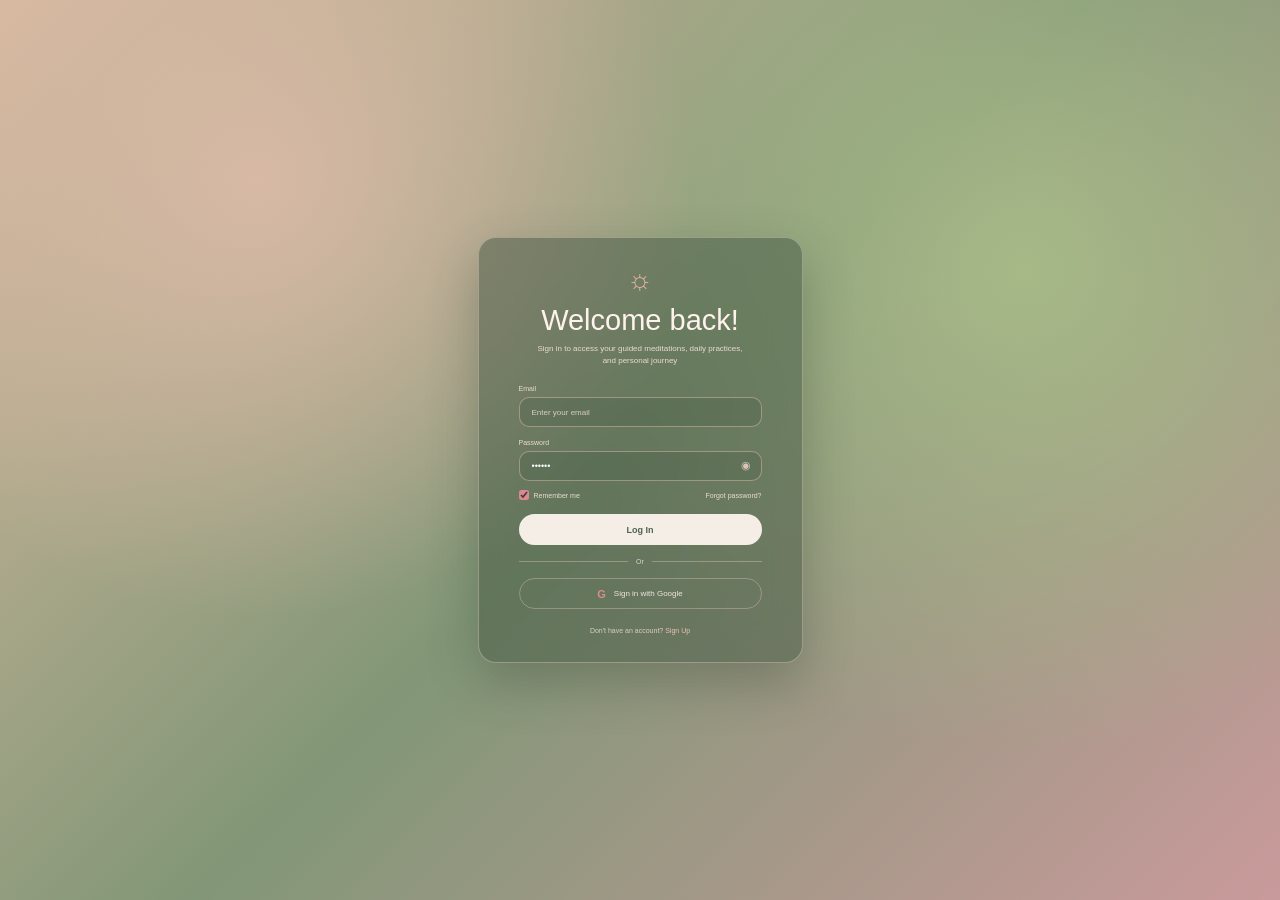
<file: login.html>
<!DOCTYPE html>
<html lang="en">
<head>
    <meta charset="UTF-8">
    <meta name="viewport" content="width=device-width, initial-scale=1.0">

    <title>Welcome Back</title>

    <link rel="stylesheet" href="login.css">
</head>

<body>

    <div class="login-card">
     
        <!-- TOP ICON -->
        <div class="sun-icon">☼</div>

        <!-- TITLE -->
        <h1>Welcome back!</h1>

        <p class="subtitle">
            Sign in to access your guided meditations, daily practices,<br>
            and personal journey
        </p>


        <!-- EMAIL -->
        <label>Email</label>

        <input 
            type="email" 
            placeholder="Enter your email"
        >


        <!-- PASSWORD -->
        <label>Password</label>

        <div class="password-box">

            <input 
                type="password" 
                value="123456"
            >

            <span class="eye">◉</span>

        </div>


        <!-- REMEMBER / FORGOT -->
        <div class="options">

            <label class="remember">
                <input type="checkbox" checked>
                <span>Remember me</span>
            </label>

            <a href="#">Forgot password?</a>

        </div>


        <!-- LOGIN BUTTON -->
        <button class="login-btn">
            Log In
        </button>


        <!-- OR -->
        <div class="or">
            <span></span>
            <p>Or</p>
            <span></span>
        </div>


        <!-- GOOGLE -->
        <button class="google-btn">

            <span class="google-icon">G</span>

            Sign in with Google

        </button>


        <!-- SIGN UP -->
        <p class="signup">
            Don't have an account?
            <a href="#">Sign Up</a>
        </p>

    </div>

</body>
</html>
</file>
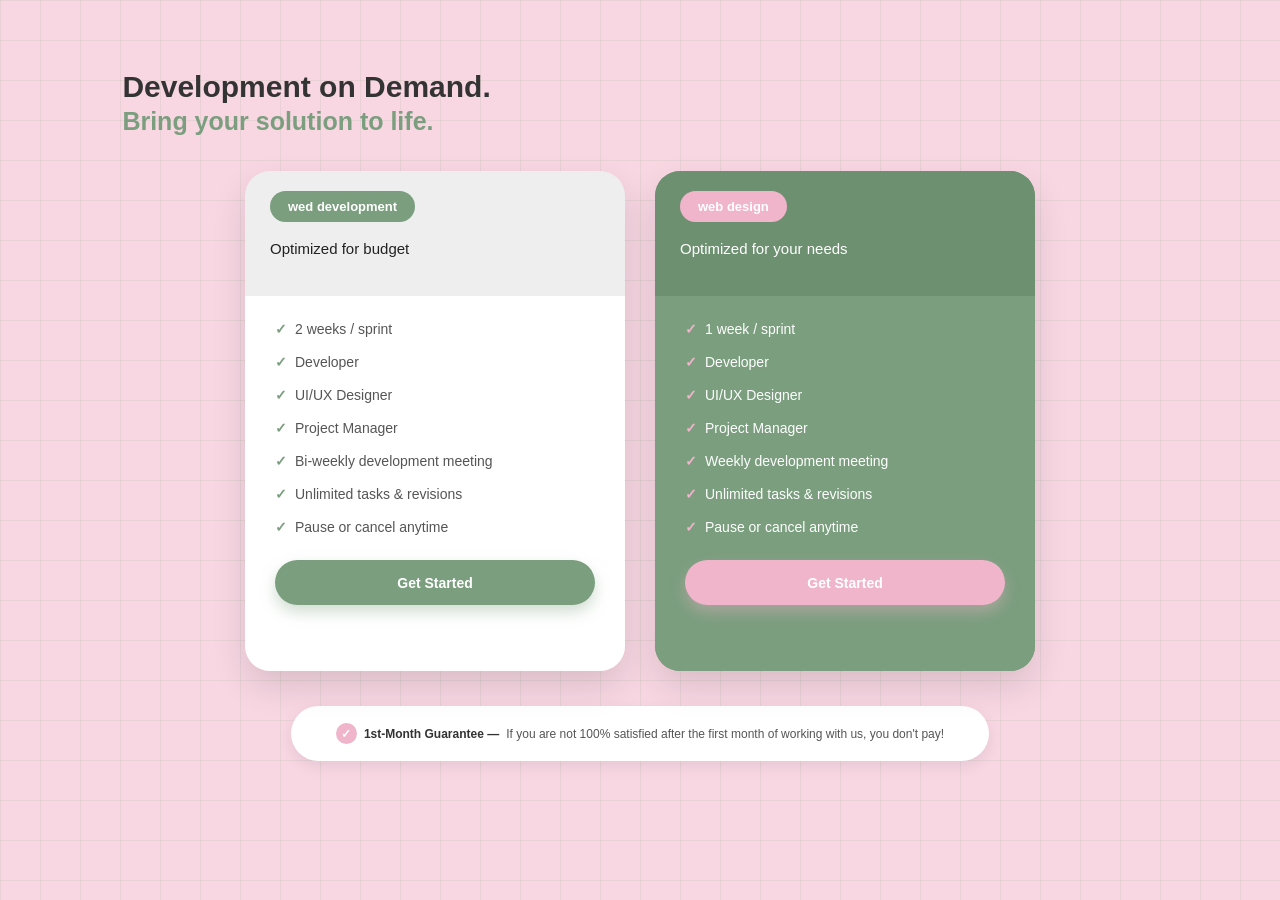
<file: pricing.html>
<!DOCTYPE html>
<html lang="en">
<head>
    <meta charset="UTF-8">
    <meta name="viewport" content="width=device-width, initial-scale=1.0">
    <title>Document</title>
</head>
<body>
    <!DOCTYPE html>
<html lang="en">
<head>
    <meta charset="UTF-8">
    <meta name="viewport" content="width=device-width, initial-scale=1.0">
    <title>Pricing Plans</title>
    <link rel="stylesheet" href="pricing.css">
</head>



  

<body>

  <!DOCTYPE html>
<html lang="en">
<head>
    <meta charset="UTF-8">
    <meta name="viewport" content="width=device-width, initial-scale=1.0">

    <title>Pricing Plans</title>

    <link rel="stylesheet" href="pricing.css">
</head>

<body>

    <!-- PRICING PAGE -->

    <section class="pricing-page">

        <!-- Heading -->
        <div class="heading">
            <h1>Development on Demand.</h1>
            <p>Bring your solution to life.</p>
        </div>


        <!-- TWO PRICING PLANS -->
        <div class="plans">


            <!-- BASIC PLAN -->
            <div class="plan basic">

                <div class="plan-header">

                    <span class="badge">wed development</span>

                    <h2>Optimized for budget</h2>

                </div>


                <div class="plan-body">

                    <ul>
                        <li>2 weeks / sprint</li>
                        <li>Developer</li>
                        <li>UI/UX Designer</li>
                        <li>Project Manager</li>
                        <li>Bi-weekly development meeting</li>
                        <li>Unlimited tasks & revisions</li>
                        <li>Pause or cancel anytime</li>
                    </ul>


                    <button>Get Started</button>

                </div>

            </div>



            <!-- GROWTH PLAN -->
            <div class="plan growth">

                <div class="plan-header">

                    <span class="badge">web design</span>

                    <h2>Optimized for your needs</h2>

                </div>


                <div class="plan-body">

                    <ul>
                        <li>1 week / sprint</li>
                        <li>Developer</li>
                        <li>UI/UX Designer</li>
                        <li>Project Manager</li>
                        <li>Weekly development meeting</li>
                        <li>Unlimited tasks & revisions</li>
                        <li>Pause or cancel anytime</li>
                    </ul>


                    <button>Get Started</button>

                </div>

            </div>

        </div>



        <!-- GUARANTEE -->
        <div class="guarantee">

            <span class="check">✓</span>

            <strong>1st-Month Guarantee —</strong>

            <p>
                If you are not 100% satisfied after the first
                month of working with us, you don't pay!
            </p>

        </div>

    </section>

</body>
</html>
</body>
</html>
</file>
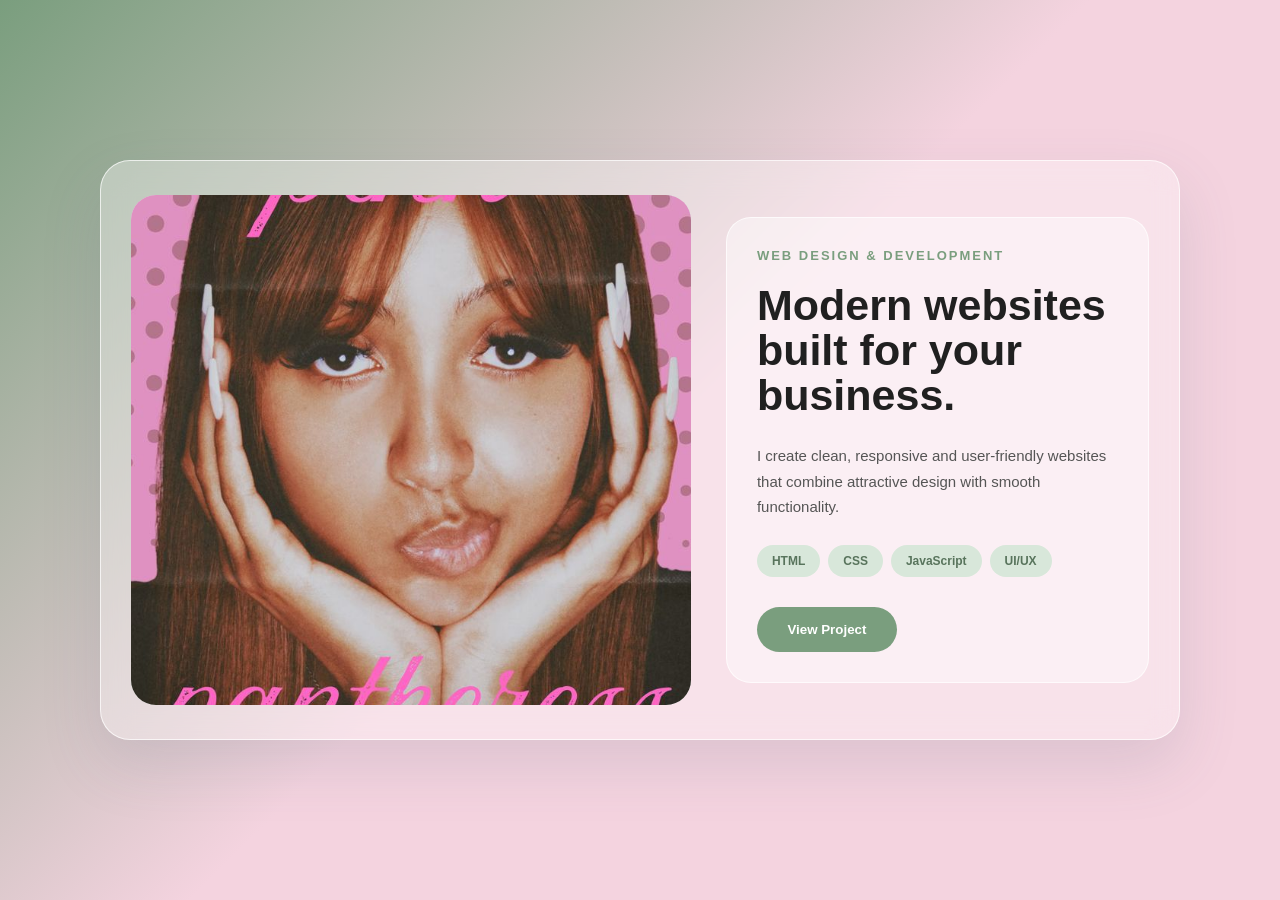
<file: skill.html>
<!DOCTYPE html>
<html lang="en">
<head>
    <meta charset="UTF-8">
    <meta name="viewport" content="width=device-width, initial-scale=1.0">

    <title>Web Design Project</title>

    <link rel="stylesheet" href="skill.css">
</head>

<body>

    <section class="showcase">

        <div class="main-box">

            <!-- IMAGE SIDE -->
            <div class="image-container">

                <img src="/pink pantheress poster.jpeg" alt="Web design project">

            </div>


            <!-- TEXT SIDE -->
            <div class="text-container">

                <span class="small-title">
                    WEB DESIGN & DEVELOPMENT
                </span>

                <h1>
                    Modern websites
                    built for your
                    business.
                </h1>

                <p>
                    I create clean, responsive and user-friendly
                    websites that combine attractive design with
                    smooth functionality.
                </p>

                <div class="skills">

                    <span>HTML</span>
                    <span>CSS</span>
                    <span>JavaScript</span>
                    <span>UI/UX</span>

                </div>

                <button class="view-button">
                    View Project
                </button>

            </div>

        </div>

    </section>

</body>
</html>
</file>
<file: login.css>
* {
    margin: 0;
    padding: 0;
    box-sizing: border-box;
}


/* =========================
   PAGE
========================= */

body {

    min-height: 100vh;

    display: flex;

    justify-content: center;

    align-items: center;

    font-family: Arial, sans-serif;
    

    /* COLORS INSPIRED BY YOUR FLOWER IMAGE */

    background:
        radial-gradient(
            circle at 20% 20%,
            #d7b9a5 0%,
            transparent 35%
        ),

        radial-gradient(
            circle at 80% 30%,
            #a7b987 0%,
            transparent 40%
        ),

        linear-gradient(
            135deg,
            #d8b99f,
            #829777,
            #c99a9b
        );

    overflow: hidden;
}


/* =========================
   LOGIN CARD
========================= */

.login-card {

    width: 325px;

    min-height: 415px;

    padding: 28px 40px;

    border-radius: 18px;

    /* GLASS EFFECT */

    background: rgba(63, 82, 63, 0.48);

    border: 1px solid rgba(246, 226, 213, 0.35);

    box-shadow:
        0 20px 50px rgba(44, 57, 42, 0.30);

    backdrop-filter: blur(15px);

    -webkit-backdrop-filter: blur(15px);

    color: #f8eee8;

}


/* =========================
   TOP ICON
========================= */

.sun-icon {

    width: 28px;

    height: 28px;

    margin: 0 auto 10px;

    display: flex;

    align-items: center;

    justify-content: center;

    font-size: 28px;

    color: #e9b5a8;
}


/* =========================
   TITLE
========================= */

h1 {

    text-align: center;

    font-size: 29px;

    font-weight: 400;

    margin-bottom: 6px;

    color: #fff2ed;
}


/* =========================
   SUBTITLE
========================= */

.subtitle {

    text-align: center;

    font-size: 8px;

    line-height: 1.5;

    color: #eadbd3;

    margin-bottom: 18px;
}


/* =========================
   LABELS
========================= */

.login-card > label {

    display: block;

    font-size: 7px;

    margin-bottom: 5px;

    color: #eadbd3;
}


/* =========================
   INPUTS
========================= */

input[type="email"] {

    width: 100%;

    height: 30px;

    padding: 0 12px;

    margin-bottom: 12px;

    border-radius: 10px;

    border: 1px solid rgba(239, 196, 188, 0.45);

    outline: none;

    background: rgba(68, 89, 68, 0.25);

    color: #fff;

    font-size: 8px;
}


input::placeholder {

    color: #d9ccc5;
}


/* =========================
   PASSWORD
========================= */

.password-box {

    position: relative;

    width: 100%;
}


.password-box input {

    width: 100%;

    height: 30px;

    padding: 0 35px 0 12px;

    border-radius: 10px;

    border: 1px solid rgba(239, 196, 188, 0.45);

    outline: none;

    background: rgba(68, 89, 68, 0.25);

    color: #fff;

    font-size: 9px;
}


.eye {

    position: absolute;

    right: 11px;

    top: 8px;

    font-size: 11px;

    color: #d9c3bb;

}


/* =========================
   OPTIONS
========================= */

.options {

    display: flex;

    justify-content: space-between;

    align-items: center;

    margin-top: 9px;

    margin-bottom: 14px;

    font-size: 7px;
}


.remember {

    display: flex;

    align-items: center;

    gap: 5px;

    color: #e9ded8;
}


.remember input {

    width: 10px;

    height: 10px;

    accent-color: #d88991;
}


.options a {

    color: #eadbd3;

    text-decoration: none;
}


/* =========================
   LOGIN BUTTON
========================= */

.login-btn {

    width: 100%;

    height: 31px;

    border: none;

    border-radius: 18px;

    background: #f5eee7;

    color: #4f6250;

    font-size: 9px;

    font-weight: bold;

    cursor: pointer;

    transition: 0.3s;
}


.login-btn:hover {

    background: #e8c4bc;

    color: #ffffff;
}


/* =========================
   OR
========================= */

.or {

    display: flex;

    align-items: center;

    gap: 8px;

    margin: 13px 0;

}


.or span {

    height: 1px;

    flex: 1;

    background: rgba(238, 217, 208, 0.35);
}


.or p {

    font-size: 7px;

    color: #ded2cc;
}


/* =========================
   GOOGLE BUTTON
========================= */

.google-btn {

    width: 100%;

    height: 31px;

    border-radius: 18px;

    border: 1px solid rgba(239, 207, 199, 0.35);

    background: transparent;

    color: #f0e5df;

    font-size: 8px;

    cursor: pointer;

    display: flex;

    align-items: center;

    justify-content: center;

    gap: 8px;

    transition: 0.3s;
}


.google-btn:hover {

    background: rgba(235, 195, 187, 0.15);
}


.google-icon {

    font-weight: bold;

    color: #d88d91;

    font-size: 11px;
}


/* =========================
   SIGN UP
========================= */

.signup {

    text-align: center;

    font-size: 7px;

    color: #d9cec8;

    margin-top: 18px;
}


.signup a {

    color: #f0c0b7;

    text-decoration: none;
}
</file>
<file: pricing.css>
* {
    margin: 0;
    padding: 0;
    box-sizing: border-box;
}


body {
    font-family: Arial, sans-serif;

    background-color: #f8d7e3;

    min-height: 100vh;
}


/* =========================
   PRICING PAGE
========================= */

.pricing-page {

    width: 100%;

    min-height: 100vh;

    padding: 70px 8%;

    /* grid background */
    background-color: #f8d7e3;

    background-image:
        linear-gradient(
            rgba(122, 158, 126, 0.12) 1px,
            transparent 1px
        ),
        linear-gradient(
            90deg,
            rgba(122, 158, 126, 0.12) 1px,
            transparent 1px
        );

    background-size: 40px 40px;
}



/* =========================
   HEADING
========================= */

.heading {

    margin-bottom: 35px;

    margin-left: 20px;
}


.heading h1 {

    font-size: 30px;

    color: #333;

    font-weight: 700;
}


.heading p {

    font-size: 25px;

    color: #7a9e7e;

    font-weight: 600;

    margin-top: 3px;
}



/* =========================
   PLANS
========================= */

.plans {

    display: flex;

    justify-content: center;

    align-items: stretch;

    gap: 30px;

    width: 100%;
}



/* =========================
   GENERAL PLAN
========================= */

.plan {

    width: 380px;

    min-height: 500px;

    border-radius: 25px;

    overflow: hidden;

    box-shadow:
        0 15px 35px rgba(0, 0, 0, 0.12);
}



/* =========================
   PLAN HEADER
========================= */

.plan-header {

    height: 125px;

    padding: 20px 25px;

    background: #eeeeee;
}


.badge {

    display: inline-block;

    padding: 8px 18px;

    border-radius: 25px;

    font-size: 13px;

    font-weight: bold;

    color: white;

    background: #7a9e7e;
}


.plan-header h2 {

    font-size: 15px;

    font-weight: normal;

    color: #222;

    margin-top: 18px;
}



/* =========================
   PLAN BODY
========================= */

.plan-body {

    background: white;

    min-height: 375px;

    padding: 25px 30px;
}


.plan-body ul {

    list-style: none;
}


.plan-body li {

    font-size: 14px;

    color: #555;

    margin-bottom: 17px;

    position: relative;

    padding-left: 20px;
}


/* Check marks */

.plan-body li::before {

    content: "✓";

    position: absolute;

    left: 0;

    color: #7a9e7e;

    font-weight: bold;
}



/* =========================
   BUTTON
========================= */

.plan-body button {

    width: 100%;

    height: 45px;

    margin-top: 8px;

    border: none;

    border-radius: 25px;

    background: #7a9e7e;

    color: white;

    font-size: 14px;

    font-weight: bold;

    cursor: pointer;

    box-shadow:
        0 7px 15px rgba(122, 158, 126, 0.35);

    transition: 0.3s;
}


.plan-body button:hover {

    transform: translateY(-3px);

    background: #668a6b;
}



/* =========================
   GROWTH PLAN
========================= */

.growth {

    background: #7a9e7e;
}


.growth .plan-header {

    background: #6d9071;
}


.growth .badge {

    background: #f0b4cb;
}


.growth .plan-header h2 {

    color: white;
}


.growth .plan-body {

    background: #7a9e7e;
}


.growth .plan-body li {

    color: white;
}


.growth .plan-body li::before {

    color: #f0b4cb;
}


.growth .plan-body button {

    background: #f0b4cb;

    color: white;

    box-shadow:
        0 7px 15px rgba(240, 180, 203, 0.4);
}


.growth .plan-body button:hover {

    background: #e5a2bc;
}



/* =========================
   GUARANTEE
========================= */

.guarantee {

    width: 65%;

    min-height: 55px;

    margin: 35px auto 0;

    padding: 10px 20px;

    background: white;

    border-radius: 30px;

    display: flex;

    align-items: center;

    justify-content: center;

    gap: 7px;

    color: #555;

    font-size: 12px;

    box-shadow:
        0 5px 15px rgba(0, 0, 0, 0.08);
}


.check {

    width: 21px;

    height: 21px;

    border-radius: 50%;

    display: flex;

    align-items: center;

    justify-content: center;

    background: #f0b4cb;

    color: white;

    font-weight: bold;
}


.guarantee strong {

    color: #333;
}


.guarantee p {

    margin: 0;
}



/* =========================
   RESPONSIVE
========================= */

@media (max-width: 850px) {

    .plans {

        flex-direction: column;

        align-items: center;
    }

    .plan {

        width: 90%;

        max-width: 400px;
    }

    .guarantee {

        width: 90%;

        text-align: center;

        flex-wrap: wrap;
    }
}


@media (max-width: 500px) {

    .pricing-page {

        padding: 45px 20px;
    }


    .heading {

        margin-left: 5px;
    }


    .heading h1 {

        font-size: 24px;
    }


    .heading p {

        font-size: 20px;
    }


    .plan {

        width: 100%;
    }
}
</file>
<file: skill.css>
* {
    margin: 0;
    padding: 0;
    box-sizing: border-box;
}


body {
    font-family: Arial, sans-serif;

    min-height: 100vh;

    background: linear-gradient(
        135deg,
        #7A9E7E,
         #F4D3DF,
         #F4D3DF
    );
}


/* =========================
   MAIN SECTION
========================= */

.showcase {

    min-height: 100vh;

    display: flex;

    justify-content: center;

    align-items: center;

    padding: 60px 40px;
}


/* =========================
   LARGE CENTER BOX
========================= */

.main-box {

    width: 90%;

    max-width: 1150px;

    min-height: 580px;

    padding: 30px;

    display: flex;

    align-items: center;

    gap: 35px;

    border-radius: 30px;

    background: rgba(255, 255, 255, 0.35);

    border: 1px solid rgba(255, 255, 255, 0.7);

    box-shadow:
        0 25px 60px rgba(80, 100, 120, 0.15);

    backdrop-filter: blur(15px);
}


/* =========================
   IMAGE
========================= */

.image-container {

    width: 55%;

    height: 510px;

    border-radius: 25px;

    overflow: hidden;

    background: #dce5e2;

    flex-shrink: 0;
}


.image-container img {

    width: 100%;

    height: 100%;

    object-fit: cover;

    display: block;
}


/* =========================
   TEXT CONTAINER
========================= */

.text-container {

    flex: 1;

    padding: 30px;

    border-radius: 25px;

    min-height: 450px;

    display: flex;

    flex-direction: column;

    justify-content: center;

    background: rgba(255, 255, 255, 0.45);

    border: 1px solid rgba(255, 255, 255, 0.7);
}


/* SMALL TITLE */

.small-title {

    color: #7a9e7e;

    font-size: 13px;

    font-weight: bold;

    letter-spacing: 2px;

    margin-bottom: 20px;
}


/* MAIN TITLE */

.text-container h1 {

    color: #202020;

    font-size: 43px;

    line-height: 1.05;

    margin-bottom: 25px;
}


/* DESCRIPTION */

.text-container p {

    color: #555;

    font-size: 15px;

    line-height: 1.7;

    margin-bottom: 25px;
}


/* =========================
   SKILLS
========================= */

.skills {

    display: flex;

    flex-wrap: wrap;

    gap: 8px;

    margin-bottom: 30px;
}


.skills span {

    padding: 9px 15px;

    border-radius: 20px;

    background: #d8e7da;

    color: #58745c;

    font-size: 12px;

    font-weight: bold;
}


/* =========================
   BUTTON
========================= */

.view-button {

    width: 140px;

    height: 45px;

    border: none;

    border-radius: 25px;

    background: #7a9e7e;

    color: white;

    font-weight: bold;

    cursor: pointer;

    transition: 0.3s;
}


.view-button:hover {

    background: #638668;

    transform: translateY(-3px);
}


/* =========================
   TABLET
========================= */

@media (max-width: 900px) {

    .main-box {

        flex-direction: column;

        width: 95%;

        padding: 20px;
    }


    .image-container {

        width: 100%;

        height: 450px;
    }


    .text-container {

        width: 100%;

        min-height: auto;
    }
}


/* =========================
   MOBILE
========================= */

@media (max-width: 600px) {

    .showcase {

        padding: 30px 15px;
    }


    .main-box {

        width: 100%;

        padding: 15px;

        gap: 20px;

        border-radius: 22px;
    }


    .image-container {

        height: 300px;

        border-radius: 18px;
    }


    .text-container {

        padding: 25px;

        border-radius: 18px;
    }


    .text-container h1 {

        font-size: 32px;
    }


    .text-container p {

        font-size: 14px;
    }
}
</file>
